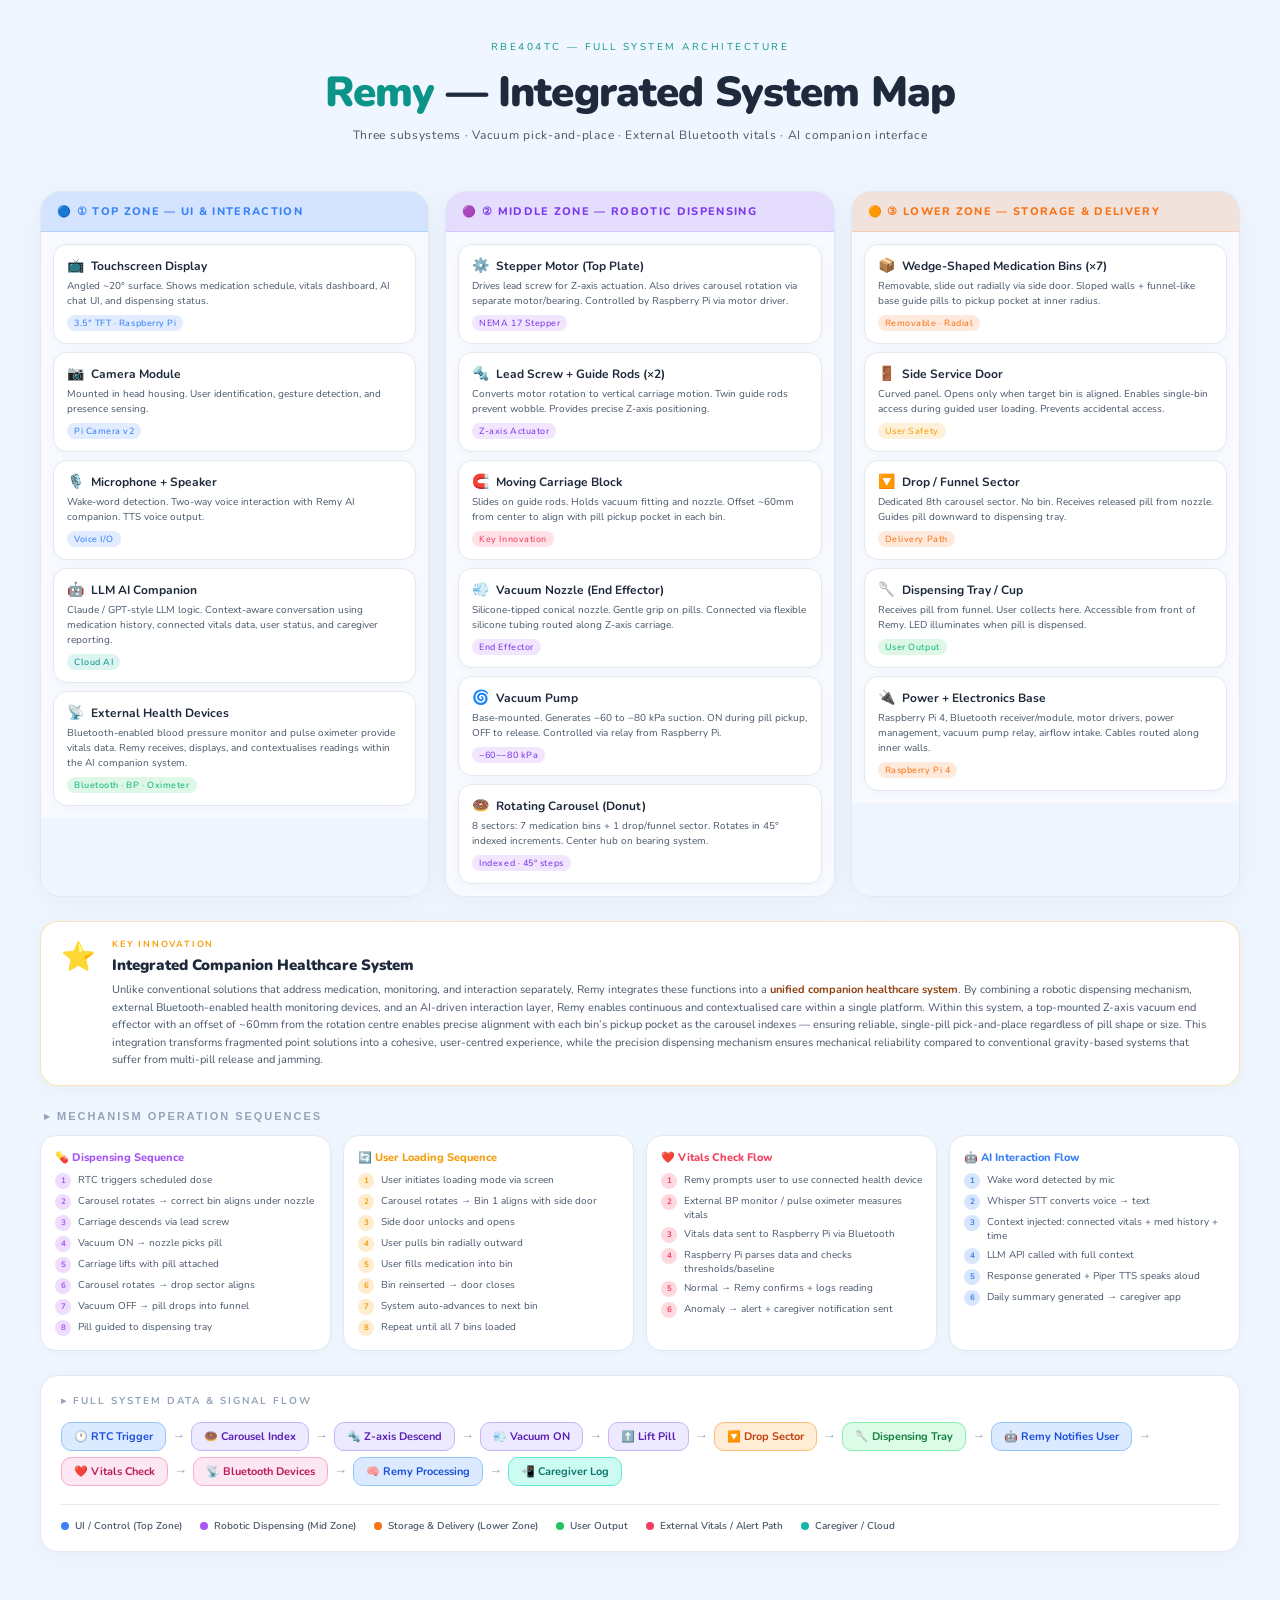
<file: index.html>
<!DOCTYPE html>
<html lang="en">
<head>
<meta charset="UTF-8">
<meta name="viewport" content="width=device-width, initial-scale=1.0">
<title>Remy – Full System Architecture</title>
<link rel="stylesheet" href="style.css">
</head>
<body>
<div class="page">

  <!-- HEADER -->
  <div class="header">
    <div class="header-label">RBE404TC — Full System Architecture</div>
    <h1><span>Remy</span> — Integrated System Map</h1>
    <p>Three subsystems · Vacuum pick-and-place · External Bluetooth vitals · AI companion interface</p>
  </div>

  <!-- 3 VERTICAL ZONES -->
  <div class="zones">

    <!-- ZONE TOP: UI & Control -->
    <div class="zone zone-top">
      <div class="zone-header">🔵 ① Top Zone — UI & Interaction</div>
      <div class="zone-body">

        <div class="node top-node">
          <div class="node-top"><span class="node-icon">📺</span> Touchscreen Display</div>
          <div class="node-desc">Angled ~20° surface. Shows medication schedule, vitals dashboard, AI chat UI, and dispensing status.</div>
          <span class="tag">3.5" TFT · Raspberry Pi</span>
        </div>

        <div class="node top-node">
          <div class="node-top"><span class="node-icon">📷</span> Camera Module</div>
          <div class="node-desc">Mounted in head housing. User identification, gesture detection, and presence sensing.</div>
          <span class="tag">Pi Camera v2</span>
        </div>

        <div class="node top-node">
          <div class="node-top"><span class="node-icon">🎙️</span> Microphone + Speaker</div>
          <div class="node-desc">Wake-word detection. Two-way voice interaction with Remy AI companion. TTS voice output.</div>
          <span class="tag">Voice I/O</span>
        </div>

        <div class="node top-node">
          <div class="node-top"><span class="node-icon">🤖</span> LLM AI Companion</div>
          <div class="node-desc">Claude / GPT-style LLM logic. Context-aware conversation using medication history, connected vitals data, user status, and caregiver reporting.</div>
          <span class="tag tag-teal">Cloud AI</span>
        </div>

        <div class="node top-node">
          <div class="node-top"><span class="node-icon">📡</span> External Health Devices</div>
          <div class="node-desc">Bluetooth-enabled blood pressure monitor and pulse oximeter provide vitals data. Remy receives, displays, and contextualises readings within the AI companion system.</div>
          <span class="tag tag-green">Bluetooth · BP · Oximeter</span>
        </div>

      </div>
    </div>

    <!-- ZONE MID: Dispensing Mechanism -->
    <div class="zone zone-mid">
      <div class="zone-header">🟣 ② Middle Zone — Robotic Dispensing</div>
      <div class="zone-body">

        <div class="node mid-node">
          <div class="node-top"><span class="node-icon">⚙️</span> Stepper Motor (Top Plate)</div>
          <div class="node-desc">Drives lead screw for Z-axis actuation. Also drives carousel rotation via separate motor/bearing. Controlled by Raspberry Pi via motor driver.</div>
          <span class="tag">NEMA 17 Stepper</span>
        </div>

        <div class="node mid-node">
          <div class="node-top"><span class="node-icon">🔩</span> Lead Screw + Guide Rods (×2)</div>
          <div class="node-desc">Converts motor rotation to vertical carriage motion. Twin guide rods prevent wobble. Provides precise Z-axis positioning.</div>
          <span class="tag">Z-axis Actuator</span>
        </div>

        <div class="node mid-node">
          <div class="node-top"><span class="node-icon">🧲</span> Moving Carriage Block</div>
          <div class="node-desc">Slides on guide rods. Holds vacuum fitting and nozzle. Offset ~60mm from center to align with pill pickup pocket in each bin.</div>
          <span class="tag tag-rose">Key Innovation</span>
        </div>

        <div class="node mid-node">
          <div class="node-top"><span class="node-icon">💨</span> Vacuum Nozzle (End Effector)</div>
          <div class="node-desc">Silicone-tipped conical nozzle. Gentle grip on pills. Connected via flexible silicone tubing routed along Z-axis carriage.</div>
          <span class="tag">End Effector</span>
        </div>

        <div class="node mid-node">
          <div class="node-top"><span class="node-icon">🌀</span> Vacuum Pump</div>
          <div class="node-desc">Base-mounted. Generates −60 to −80 kPa suction. ON during pill pickup, OFF to release. Controlled via relay from Raspberry Pi.</div>
          <span class="tag">−60~−80 kPa</span>
        </div>

        <div class="node mid-node">
          <div class="node-top"><span class="node-icon">🍩</span> Rotating Carousel (Donut)</div>
          <div class="node-desc">8 sectors: 7 medication bins + 1 drop/funnel sector. Rotates in 45° indexed increments. Center hub on bearing system.</div>
          <span class="tag">Indexed · 45° steps</span>
        </div>

      </div>
    </div>

    <!-- ZONE BOT: Storage & Delivery -->
    <div class="zone zone-bot">
      <div class="zone-header">🟠 ③ Lower Zone — Storage & Delivery</div>
      <div class="zone-body">

        <div class="node bot-node">
          <div class="node-top"><span class="node-icon">📦</span> Wedge-Shaped Medication Bins (×7)</div>
          <div class="node-desc">Removable, slide out radially via side door. Sloped walls + funnel-like base guide pills to pickup pocket at inner radius.</div>
          <span class="tag">Removable · Radial</span>
        </div>

        <div class="node bot-node">
          <div class="node-top"><span class="node-icon">🚪</span> Side Service Door</div>
          <div class="node-desc">Curved panel. Opens only when target bin is aligned. Enables single-bin access during guided user loading. Prevents accidental access.</div>
          <span class="tag tag-amber">User Safety</span>
        </div>

        <div class="node bot-node">
          <div class="node-top"><span class="node-icon">🔽</span> Drop / Funnel Sector</div>
          <div class="node-desc">Dedicated 8th carousel sector. No bin. Receives released pill from nozzle. Guides pill downward to dispensing tray.</div>
          <span class="tag">Delivery Path</span>
        </div>

        <div class="node bot-node">
          <div class="node-top"><span class="node-icon">🥄</span> Dispensing Tray / Cup</div>
          <div class="node-desc">Receives pill from funnel. User collects here. Accessible from front of Remy. LED illuminates when pill is dispensed.</div>
          <span class="tag tag-green">User Output</span>
        </div>

        <div class="node bot-node">
          <div class="node-top"><span class="node-icon">🔌</span> Power + Electronics Base</div>
          <div class="node-desc">Raspberry Pi 4, Bluetooth receiver/module, motor drivers, power management, vacuum pump relay, airflow intake. Cables routed along inner walls.</div>
          <span class="tag">Raspberry Pi 4</span>
        </div>

      </div>
    </div>

  </div>

  <!-- KEY INNOVATION CALLOUT -->
  <div class="innovation">
    <div class="innovation-icon">⭐</div>
    <div class="innovation-content">
      <div class="innovation-label">Key Innovation</div>
      <div class="innovation-title">Integrated Companion Healthcare System</div>
      <div class="innovation-desc">
        Unlike conventional solutions that address medication, monitoring, and interaction separately, Remy integrates these functions into a <strong style="color:#92400e">unified companion healthcare system</strong>. By combining a robotic dispensing mechanism, external Bluetooth-enabled health monitoring devices, and an AI-driven interaction layer, Remy enables continuous and contextualised care within a single platform. 
Within this system, a top-mounted Z-axis vacuum end effector with an offset of ~60mm from the rotation centre enables precise alignment with each bin’s pickup pocket as the carousel indexes — ensuring reliable, single-pill pick-and-place regardless of pill shape or size.
This integration transforms fragmented point solutions into a cohesive, user-centred experience, while the precision dispensing mechanism ensures mechanical reliability compared to conventional gravity-based systems that suffer from multi-pill release and jamming.
      </div>
    </div>
  </div>

  <!-- MECHANISM OPERATION FLOWS -->
  <div class="mech-section">
    <div class="mech-title">▸ Mechanism Operation Sequences</div>
    <div class="mech-grid">

      <!-- DISPENSING -->
      <div class="mech-card">
        <div class="mech-card-header" style="color:#a855f7">💊 Dispensing Sequence</div>
        <div class="mech-steps">
          <div class="mech-step">
            <div class="step-num" style="background:rgba(168,85,247,0.2);color:#a855f7">1</div>
            RTC triggers scheduled dose
          </div>
          <div class="mech-step">
            <div class="step-num" style="background:rgba(168,85,247,0.2);color:#a855f7">2</div>
            Carousel rotates → correct bin aligns under nozzle
          </div>
          <div class="mech-step">
            <div class="step-num" style="background:rgba(168,85,247,0.2);color:#a855f7">3</div>
            Carriage descends via lead screw
          </div>
          <div class="mech-step">
            <div class="step-num" style="background:rgba(168,85,247,0.2);color:#a855f7">4</div>
            Vacuum ON → nozzle picks pill
          </div>
          <div class="mech-step">
            <div class="step-num" style="background:rgba(168,85,247,0.2);color:#a855f7">5</div>
            Carriage lifts with pill attached
          </div>
          <div class="mech-step">
            <div class="step-num" style="background:rgba(168,85,247,0.2);color:#a855f7">6</div>
            Carousel rotates → drop sector aligns
          </div>
          <div class="mech-step">
            <div class="step-num" style="background:rgba(168,85,247,0.2);color:#a855f7">7</div>
            Vacuum OFF → pill drops into funnel
          </div>
          <div class="mech-step">
            <div class="step-num" style="background:rgba(168,85,247,0.2);color:#a855f7">8</div>
            Pill guided to dispensing tray
          </div>
        </div>
      </div>

      <!-- LOADING -->
      <div class="mech-card">
        <div class="mech-card-header" style="color:#f59e0b">🔄 User Loading Sequence</div>
        <div class="mech-steps">
          <div class="mech-step">
            <div class="step-num" style="background:rgba(245,158,11,0.2);color:#f59e0b">1</div>
            User initiates loading mode via screen
          </div>
          <div class="mech-step">
            <div class="step-num" style="background:rgba(245,158,11,0.2);color:#f59e0b">2</div>
            Carousel rotates → Bin 1 aligns with side door
          </div>
          <div class="mech-step">
            <div class="step-num" style="background:rgba(245,158,11,0.2);color:#f59e0b">3</div>
            Side door unlocks and opens
          </div>
          <div class="mech-step">
            <div class="step-num" style="background:rgba(245,158,11,0.2);color:#f59e0b">4</div>
            User pulls bin radially outward
          </div>
          <div class="mech-step">
            <div class="step-num" style="background:rgba(245,158,11,0.2);color:#f59e0b">5</div>
            User fills medication into bin
          </div>
          <div class="mech-step">
            <div class="step-num" style="background:rgba(245,158,11,0.2);color:#f59e0b">6</div>
            Bin reinserted → door closes
          </div>
          <div class="mech-step">
            <div class="step-num" style="background:rgba(245,158,11,0.2);color:#f59e0b">7</div>
            System auto-advances to next bin
          </div>
          <div class="mech-step">
            <div class="step-num" style="background:rgba(245,158,11,0.2);color:#f59e0b">8</div>
            Repeat until all 7 bins loaded
          </div>
        </div>
      </div>

      <!-- VITALS CHECK -->
      <div class="mech-card">
        <div class="mech-card-header" style="color:#f43f5e">❤️ Vitals Check Flow</div>
        <div class="mech-steps">
          <div class="mech-step">
            <div class="step-num" style="background:rgba(244,63,94,0.2);color:#f43f5e">1</div>
            Remy prompts user to use connected health device
          </div>
          <div class="mech-step">
            <div class="step-num" style="background:rgba(244,63,94,0.2);color:#f43f5e">2</div>
            External BP monitor / pulse oximeter measures vitals
          </div>
          <div class="mech-step">
            <div class="step-num" style="background:rgba(244,63,94,0.2);color:#f43f5e">3</div>
            Vitals data sent to Raspberry Pi via Bluetooth
          </div>
          <div class="mech-step">
            <div class="step-num" style="background:rgba(244,63,94,0.2);color:#f43f5e">4</div>
            Raspberry Pi parses data and checks thresholds/baseline
          </div>
          <div class="mech-step">
            <div class="step-num" style="background:rgba(244,63,94,0.2);color:#f43f5e">5</div>
            Normal → Remy confirms + logs reading
          </div>
          <div class="mech-step">
            <div class="step-num" style="background:rgba(244,63,94,0.2);color:#f43f5e">6</div>
            Anomaly → alert + caregiver notification sent
          </div>
        </div>
      </div>

      <!-- AI INTERACTION -->
      <div class="mech-card">
        <div class="mech-card-header" style="color:#3b82f6">🤖 AI Interaction Flow</div>
        <div class="mech-steps">
          <div class="mech-step">
            <div class="step-num" style="background:rgba(59,130,246,0.2);color:#3b82f6">1</div>
            Wake word detected by mic
          </div>
          <div class="mech-step">
            <div class="step-num" style="background:rgba(59,130,246,0.2);color:#3b82f6">2</div>
            Whisper STT converts voice → text
          </div>
          <div class="mech-step">
            <div class="step-num" style="background:rgba(59,130,246,0.2);color:#3b82f6">3</div>
            Context injected: connected vitals + med history + time
          </div>
          <div class="mech-step">
            <div class="step-num" style="background:rgba(59,130,246,0.2);color:#3b82f6">4</div>
            LLM API called with full context
          </div>
          <div class="mech-step">
            <div class="step-num" style="background:rgba(59,130,246,0.2);color:#3b82f6">5</div>
            Response generated + Piper TTS speaks aloud
          </div>
          <div class="mech-step">
            <div class="step-num" style="background:rgba(59,130,246,0.2);color:#3b82f6">6</div>
            Daily summary generated → caregiver app
          </div>
        </div>
      </div>

    </div>
  </div>

  <!-- FULL SYSTEM FLOW -->
  <div class="flow-banner">
    <div class="flow-title">▸ Full System Data & Signal Flow</div>
    <div class="flow-row">
      <div class="flow-node" style="background:#dbeafe;border:1px solid #93c5fd;color:#1d4ed8">🕐 RTC Trigger</div>
      <span class="flow-arrow-small">→</span>
      <div class="flow-node" style="background:#ede9fe;border:1px solid #c4b5fd;color:#5b21b6">🍩 Carousel Index</div>
      <span class="flow-arrow-small">→</span>
      <div class="flow-node" style="background:#ede9fe;border:1px solid #c4b5fd;color:#5b21b6">🔩 Z-axis Descend</div>
      <span class="flow-arrow-small">→</span>
      <div class="flow-node" style="background:#ede9fe;border:1px solid #c4b5fd;color:#5b21b6">💨 Vacuum ON</div>
      <span class="flow-arrow-small">→</span>
      <div class="flow-node" style="background:#ede9fe;border:1px solid #c4b5fd;color:#5b21b6">⬆️ Lift Pill</div>
      <span class="flow-arrow-small">→</span>
      <div class="flow-node" style="background:#ffedd5;border:1px solid #fdba74;color:#c2410c">🔽 Drop Sector</div>
      <span class="flow-arrow-small">→</span>
      <div class="flow-node" style="background:#dcfce7;border:1px solid #86efac;color:#15803d">🥄 Dispensing Tray</div>
      <span class="flow-arrow-small">→</span>
      <div class="flow-node" style="background:#dbeafe;border:1px solid #93c5fd;color:#1d4ed8">🤖 Remy Notifies User</div>
      <span class="flow-arrow-small">→</span>
      <div class="flow-node" style="background:#fce7f3;border:1px solid #f9a8d4;color:#be185d">❤️ Vitals Check</div>
      <span class="flow-arrow-small">→</span>
      <div class="flow-node" style="background:#fce7f3;border:1px solid #f9a8d4;color:#be185d">📡 Bluetooth Devices</div>
      <span class="flow-arrow-small">→</span>
      <div class="flow-node" style="background:#dbeafe;border:1px solid #93c5fd;color:#1d4ed8">🧠 Remy Processing</div>
      <span class="flow-arrow-small">→</span>
      <div class="flow-node" style="background:#ccfbf1;border:1px solid #5eead4;color:#0f766e">📲 Caregiver Log</div>
    </div>

    <div class="legend">
      <div class="legend-item"><div class="legend-dot" style="background:#3b82f6"></div>UI / Control (Top Zone)</div>
      <div class="legend-item"><div class="legend-dot" style="background:#a855f7"></div>Robotic Dispensing (Mid Zone)</div>
      <div class="legend-item"><div class="legend-dot" style="background:#f97316"></div>Storage & Delivery (Lower Zone)</div>
      <div class="legend-item"><div class="legend-dot" style="background:#22c55e"></div>User Output</div>
      <div class="legend-item"><div class="legend-dot" style="background:#f43f5e"></div>External Vitals / Alert Path</div>
      <div class="legend-item"><div class="legend-dot" style="background:#14b8a6"></div>Caregiver / Cloud</div>
    </div>
  </div>

</div>
<script src="script.js"></script>
</body>
</html>
</file>
<file: style.css>
@import url('https://fonts.googleapis.com/css2?family=Nunito:wght@400;600;700;800;900&family=Lora:ital,wght@0,400;1,400&display=swap');

  :root {
    --bg: #f0f6ff;
    --surface: #ffffff;
    --surface2: #f8faff;
    --border: #e2e8f0;
    --blue: #3b82f6;
    --teal: #0d9488;
    --green: #10b981;
    --amber: #f59e0b;
    --purple: #7c3aed;
    --rose: #f43f5e;
    --orange: #f97316;
    --text: #1e293b;
    --dim: #94a3b8;
    --mid: #475569;
  }

  * { box-sizing: border-box; margin: 0; padding: 0; }

  body {
    background: var(--bg);
    color: var(--text);
    font-family: 'Nunito', sans-serif;
    padding: 40px 20px 60px;
  }

  .page { max-width: 1200px; margin: 0 auto; }

  /* HEADER */
  .header {
    text-align: center;
    margin-bottom: 48px;
    animation: fadeDown 0.6s ease both;
  }

  .header-label {
    font-size: 10px;
    letter-spacing: 0.25em;
    color: var(--teal);
    text-transform: uppercase;
    margin-bottom: 10px;
  }

  .header h1 {
    font-family: 'Nunito', sans-serif;
    font-size: clamp(26px, 4vw, 42px);
    font-weight: 900;
    color: var(--text);
    letter-spacing: -0.02em;
    margin-bottom: 6px;
  }

  .header h1 span { color: var(--teal); }
  .header p { font-size: 12px; color: var(--mid); letter-spacing: 0.06em; }

  /* SUBSYSTEM GRID — 3 vertical zones */
  .zones {
    display: grid;
    grid-template-columns: 1fr 1fr 1fr;
    gap: 16px;
    margin-bottom: 24px;
  }

  .zone {
    border: 1px solid var(--border);
    border-radius: 20px;
    overflow: hidden;
    box-shadow: 0 4px 24px rgba(148,163,184,0.12);
    animation: fadeUp 0.5s ease both;
  }

  .zone:nth-child(1) { animation-delay: 0.05s; }
  .zone:nth-child(2) { animation-delay: 0.15s; }
  .zone:nth-child(3) { animation-delay: 0.25s; }

  .zone-header {
    padding: 12px 16px;
    font-family: 'Nunito', sans-serif;
    font-size: 11px;
    font-weight: 800;
    letter-spacing: 0.12em;
    text-transform: uppercase;
    display: flex;
    align-items: center;
    gap: 8px;
  }

  .zone-body {
    padding: 12px;
    display: flex;
    flex-direction: column;
    gap: 8px;
    background: var(--surface2);
  }

  /* COLOURS PER ZONE */
  .zone-top .zone-header { background: rgba(59,130,246,0.15); color: var(--blue); border-bottom: 1px solid rgba(59,130,246,0.2); }
  .zone-mid .zone-header { background: rgba(168,85,247,0.15); color: var(--purple); border-bottom: 1px solid rgba(168,85,247,0.2); }
  .zone-bot .zone-header { background: rgba(249,115,22,0.15); color: var(--orange); border-bottom: 1px solid rgba(249,115,22,0.2); }

  /* NODE */
  .node {
    background: var(--surface);
    border: 1px solid var(--border);
    border-radius: 14px;
    padding: 11px 13px;
    transition: transform 0.18s, box-shadow 0.18s;
    cursor: default;
    box-shadow: 0 2px 8px rgba(148,163,184,0.08);
  }

  .node:hover { transform: translateY(-2px); box-shadow: 0 6px 20px rgba(148,163,184,0.15); }

  .node-top { font-size: 12px; font-weight: 700; color: var(--text); margin-bottom: 4px; display: flex; align-items: center; gap: 7px; }
  .node-icon { font-size: 14px; }
  .node-desc { font-size: 10px; color: var(--mid); line-height: 1.5; }

  .tag {
    display: inline-block;
    font-size: 9px;
    padding: 2px 7px;
    border-radius: 20px;
    margin-top: 6px;
    font-weight: 500;
    letter-spacing: 0.06em;
  }

  /* zone colour tags */
  .zone-top .tag { background: rgba(59,130,246,0.15); color: var(--blue); }
  .zone-mid .tag { background: rgba(168,85,247,0.15); color: var(--purple); }
  .zone-bot .tag { background: rgba(249,115,22,0.15); color: var(--orange); }

  .tag-green { background: rgba(34,197,94,0.15) !important; color: var(--green) !important; }
  .tag-rose  { background: rgba(244,63,94,0.15)  !important; color: var(--rose)  !important; }
  .tag-amber { background: rgba(245,158,11,0.15) !important; color: var(--amber) !important; }
  .tag-teal  { background: rgba(20,184,166,0.15) !important; color: var(--teal)  !important; }

  .node:hover.top-node { box-shadow: 0 6px 24px rgba(59,130,246,0.15); border-color: rgba(59,130,246,0.35); }
  .node:hover.mid-node { box-shadow: 0 6px 24px rgba(168,85,247,0.15); border-color: rgba(168,85,247,0.35); }
  .node:hover.bot-node { box-shadow: 0 6px 24px rgba(249,115,22,0.15); border-color: rgba(249,115,22,0.35); }

  /* MECHANISM DETAIL SECTION */
  .mech-section {
    margin-bottom: 24px;
    animation: fadeUp 0.5s 0.3s ease both;
  }

  .mech-title {
    font-family: 'Syne', sans-serif;
    font-size: 11px;
    font-weight: 700;
    letter-spacing: 0.18em;
    text-transform: uppercase;
    color: var(--dim);
    margin-bottom: 12px;
    padding-left: 4px;
  }

  .mech-grid {
    display: grid;
    grid-template-columns: repeat(4, 1fr);
    gap: 12px;
  }

  .mech-card {
    background: var(--surface);
    border: 1px solid var(--border);
    border-radius: 16px;
    padding: 14px;
    transition: transform 0.18s;
    box-shadow: 0 2px 8px rgba(148,163,184,0.08);
  }

  .mech-card:hover { transform: translateY(-2px); }

  .mech-card-header {
    font-family: 'Nunito', sans-serif;
    font-size: 11px;
    font-weight: 800;
    margin-bottom: 8px;
    display: flex;
    align-items: center;
    gap: 6px;
  }

  .mech-steps {
    display: flex;
    flex-direction: column;
    gap: 5px;
  }

  .mech-step {
    display: flex;
    align-items: flex-start;
    gap: 7px;
    font-size: 10px;
    color: var(--mid);
    line-height: 1.4;
  }

  .step-num {
    width: 16px;
    height: 16px;
    border-radius: 50%;
    font-size: 8px;
    font-weight: 700;
    display: flex;
    align-items: center;
    justify-content: center;
    flex-shrink: 0;
    font-family: 'Nunito', sans-serif;
  }

  /* INNOVATION CALLOUT */
  .innovation {
    background: var(--surface);
    border: 1.5px solid rgba(245,158,11,0.3);
    border-radius: 18px;
    padding: 16px 20px;
    margin-bottom: 24px;
    display: flex;
    gap: 16px;
    align-items: flex-start;
    animation: fadeUp 0.5s 0.35s ease both;
    box-shadow: 0 4px 20px rgba(148,163,184,0.1);
  }

  .innovation-icon { font-size: 28px; flex-shrink: 0; }

  .innovation-content {}
  .innovation-label {
    font-size: 9px;
    font-weight: 700;
    letter-spacing: 0.2em;
    text-transform: uppercase;
    color: var(--amber);
    margin-bottom: 5px;
  }

  .innovation-title {
    font-family: 'Nunito', sans-serif;
    font-size: 15px;
    font-weight: 900;
    color: var(--text);
    margin-bottom: 6px;
  }

  .innovation-desc { font-size: 11px; color: var(--mid); line-height: 1.6; }

  /* FULL FLOW BANNER */
  .flow-banner {
    background: var(--surface);
    border: 1px solid var(--border);
    border-radius: 18px;
    padding: 18px 20px;
    animation: fadeUp 0.5s 0.4s ease both;
    box-shadow: 0 4px 20px rgba(148,163,184,0.1);
  }

  .flow-title {
    font-size: 10px;
    font-weight: 700;
    letter-spacing: 0.2em;
    text-transform: uppercase;
    color: var(--dim);
    margin-bottom: 14px;
  }

  .flow-row {
    display: flex;
    align-items: center;
    flex-wrap: wrap;
    gap: 6px;
  }

  .flow-node {
    font-size: 11px;
    padding: 6px 12px;
    border-radius: 10px;
    font-weight: 700;
    white-space: nowrap;
  }

  .flow-arrow-small { color: var(--dim); font-size: 13px; }

  /* LEGEND */
  .legend {
    display: flex;
    gap: 18px;
    flex-wrap: wrap;
    margin-top: 18px;
    padding-top: 14px;
    border-top: 1px solid var(--border);
  }

  .legend-item { display: flex; align-items: center; gap: 6px; font-size: 10px; color: var(--mid); font-weight: 600; }
  .legend-dot { width: 8px; height: 8px; border-radius: 50%; flex-shrink: 0; }

  @keyframes fadeDown {
    from { opacity: 0; transform: translateY(-16px); }
    to   { opacity: 1; transform: translateY(0); }
  }

  @keyframes fadeUp {
    from { opacity: 0; transform: translateY(16px); }
    to   { opacity: 1; transform: translateY(0); }
  }

  @media (max-width: 800px) {
    .zones { grid-template-columns: 1fr; }
    .mech-grid { grid-template-columns: 1fr 1fr; }
  }

  @media (max-width: 500px) {
    .mech-grid { grid-template-columns: 1fr; }
  }
</file>
